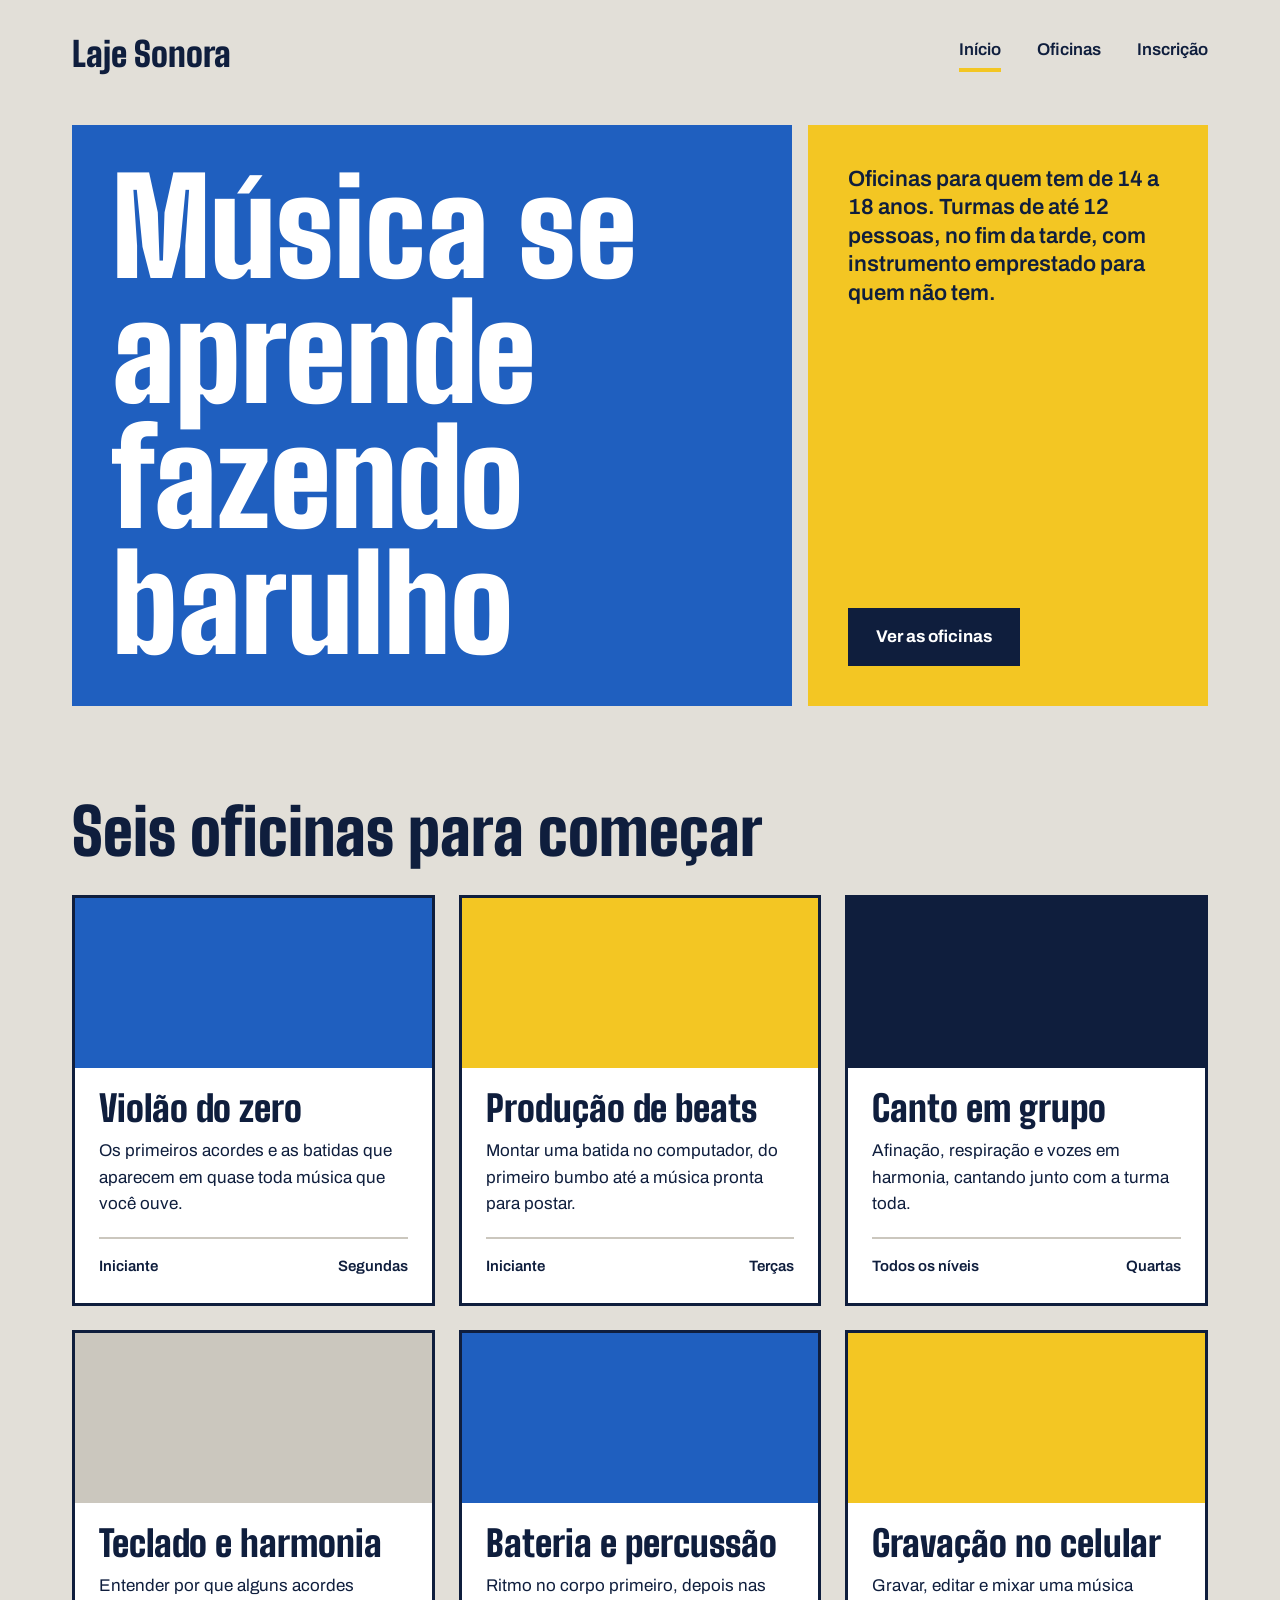
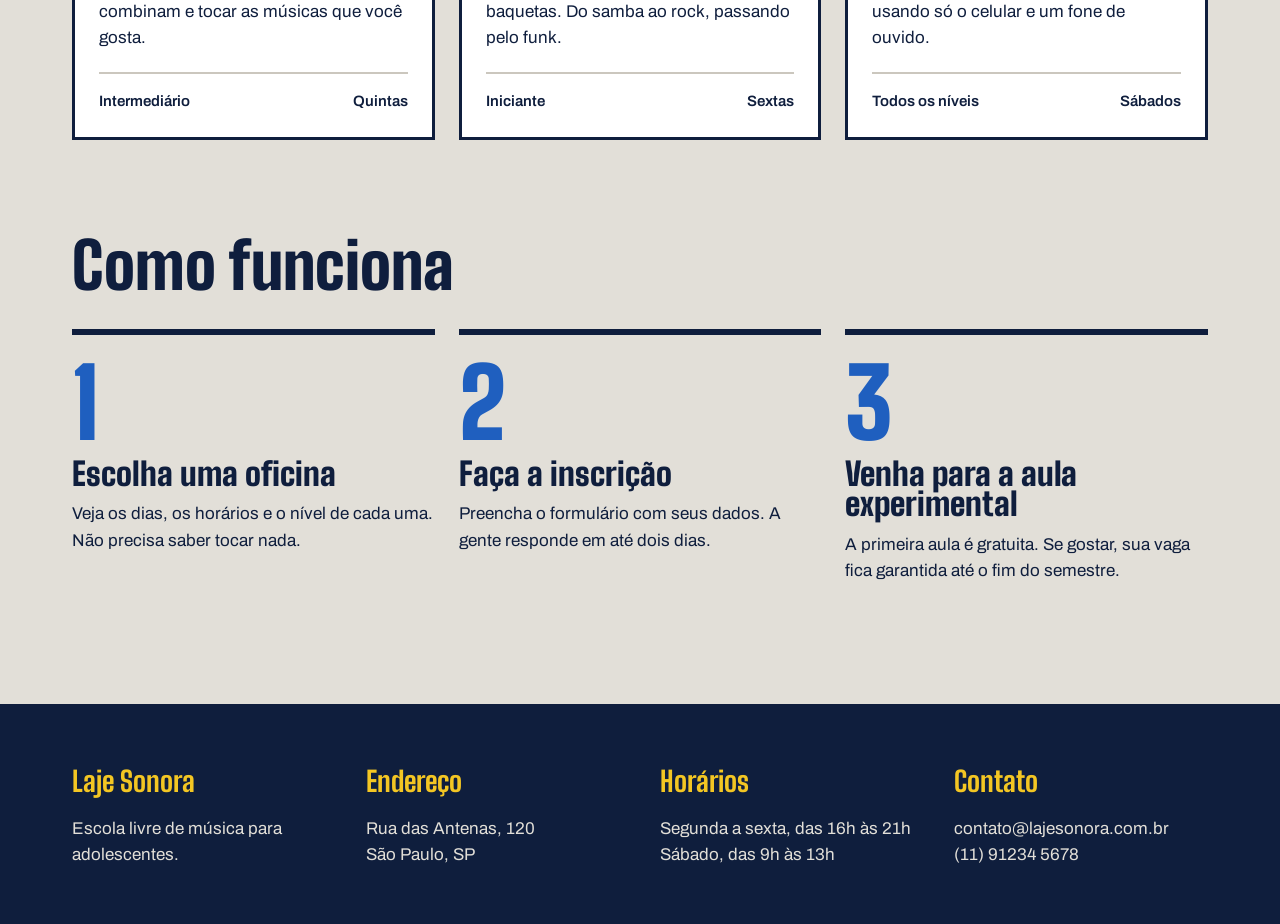
<file: index.html>
<!DOCTYPE html>
<html lang="pt-br">
<head>
    <meta charset="UTF-8">
    <link rel="stylesheet" href="./index.css">
    <meta name="viewport" content="width=device-width, initial-scale=1.0">
    <title>Laje Sonora | Início</title>
    <link rel="preconnect" href="https://fonts.googleapis.com">
<link rel="preconnect" href="https://fonts.gstatic.com" crossorigin>
<link href="https://fonts.googleapis.com/css2?family=Archivo:ital,wght@0,100..900;1,100..900&family=Big+Shoulders:opsz,wght@10..72,100..900&display=swap" rel="stylesheet">
<link rel="preconnect" href="https://fonts.googleapis.com">
<link rel="preconnect" href="https://fonts.gstatic.com" crossorigin>
<link href="https://fonts.googleapis.com/css2?family=Archivo:ital,wght@0,100..900;1,100..900&family=Big+Shoulders:opsz,wght@10..72,100..900&display=swap" rel="stylesheet">
</head>
<body>
    <header class="conteudo topo">
        <a href="index.html" class="logo">Laje Sonora</a>
        

        <nav class="menu">
            <a href="./index.html" class="Atual">Início</a>
            <a href="./oficinas.html">Oficinas</a>
            <a href="./inscricao.html">Inscrição</a>
        </nav>
    </header>
    
    <main>
        <section class="conteudo cartazes">
            <div class="cartaz cartaz-principal"> 
                <h1>Música se aprende fazendo barulho</h1>
            </div>

        

            <div class="cartaz cartaz-lateral">
                <p>Oficinas para quem tem de 14 a 18 anos. Turmas de até 12 pessoas, no fim da tarde, com instrumento emprestado para quem não tem.</p>
                <a href="" class="botao">Ver as oficinas</a>
            </div>
        </section>
        
        <section class="conteudo secao">
            <h2 class="titulo-secao">Seis oficinas para começar</h2>

            <div class="cards">
                <article class="card">
                    <div class="foto foto-azul"></div>
                    <div class="card-texto">
                        <h3>Violão do zero</h3>
                        <p>Os primeiros acordes e as batidas que aparecem em quase toda música que você ouve.</p>
                        <div class="card-info">
                            <span>Iniciante</span>
                            <span>Segundas</span>
                        </div>
                    </div>
                </article>
            
                <article class="card">
                    <div class="foto foto-amarela"></div>
                    <div class="card-texto">
                        <h3>Produção de beats</h3>
                        <p>Montar uma batida no computador, do primeiro bumbo até a música pronta para postar.</p>
                        <div class="card-info">
                            <span>Iniciante</span>
                            <span>Terças</span>
                        </div>
                    </div>
                </article>
            
                <article class="card">
                    <div class="foto foto-tinta"></div>
                    <div class="card-texto">
                        <h3>Canto em grupo</h3>
                        <p>Afinação, respiração e vozes em harmonia, cantando junto com a turma toda.</p>
                        <div class="card-info">
                            <span>Todos os níveis</span>
                            <span>Quartas</span>
                        </div>
                    </div>
                </article>
            
                <article class="card">
                    <div class="foto"></div>
                    <div class="card-texto">
                        <h3>Teclado e harmonia</h3>
                        <p>Entender por que alguns acordes combinam e tocar as músicas que você gosta.</p>
                        <div class="card-info">
                            <span>Intermediário</span>
                            <span>Quintas</span>
                        </div>
                    </div>
                </article>
            
                <article class="card">
                    <div class="foto foto-azul"></div>
                    <div class="card-texto">
                        <h3>Bateria e percussão</h3>
                        <p>Ritmo no corpo primeiro, depois nas baquetas. Do samba ao rock, passando pelo funk.</p>
                        <div class="card-info">
                            <span>Iniciante</span>
                            <span>Sextas</span>
                        </div>
                    </div>
                </article>
            
                <article class="card">
                    <div class="foto foto-amarela"></div>
                    <div class="card-texto">
                        <h3>Gravação no celular</h3>
                        <p>Gravar, editar e mixar uma música usando só o celular e um fone de ouvido.</p>
                        <div class="card-info">
                            <span>Todos os níveis</span>
                            <span>Sábados</span>
                        </div>
                    </div>
                </article>
            </div>
        </section>
        
        <section class="conteudo secao">
            <h2 class="titulo-secao">Como funciona</h2>

            <div class="passos">
                <div class="passo">
                 <p class="passo-numero">1</p>
                 <h3>Escolha uma oficina</h3>
                 <p>Veja os dias, os horários e o nível de cada uma. Não precisa saber tocar nada.</p>
                </div>
                <div class="passo">
                 <p class="passo-numero">2</p>
                 <h3>Faça a inscrição</h3>
                 <p>Preencha o formulário com seus dados. A gente responde em até dois dias.</p>
                </div>
                <div class="passo">
                 <p class="passo-numero">3</p>
                 <h3>Venha para a aula experimental</h3>
                 <p>A primeira aula é gratuita. Se gostar, sua vaga fica garantida até o fim do semestre.</p>
                </div>
            </div>

        </section>
    </main>

    <footer class="rodape">
        <div class="conteudo rodape-colunas">
            <div class="rodape-coluna">
                <h4>Laje Sonora</h4>
                <p>Escola livre de música para <br> adolescentes.</p>
            </div>
            <div class="rodape-coluna">
                <h4>Endereço</h4>
                <p>Rua das Antenas, 120 <br> São Paulo, SP</p>
            </div>
            <div class="rodape-coluna">
                <h4>Horários</h4>
                <p>Segunda a sexta, das 16h às 21h<br> Sábado, das 9h às 13h</p>
            </div>
            <div class="rodape-coluna">
                <h4>Contato</h4>
                <p>contato@lajesonora.com.br<br> (11) 91234 5678</p>
            </div>



        </div>
    </footer>
 
</body>
</html>
</file>
<file: index.css>
* {
    margin: 0;
    padding: 0;
    box-sizing: border-box;
}

:root {
    --concreto: #E2DFD8;
    --concreto-escuro: #CBC7BE;
    --tinta: #0F1E3D;
    --caixa-dagua: #1F5FBF;
    --fita: #F3C623;
    --branco: #FFFFFF;

    --fonte-cartaz: "Big Shoulders", "Arial Narrow", sans-serif;
    --fonte-texto: "Archivo", Arial, sans-serif;

}

body {
    background: var(--concreto);
    color: var(--tinta);
    font-family: var(--fonte-texto);
    font-size: 17px;
    line-height: 1.55;
}

a {
    color: inherit;
}

h1, h2, h3 {
    font-family: var(--fonte-cartaz);
    font-weight: 900;
    line-height: 0.95;
}

.conteudo {
    max-width: 1200px;
    margin-inline: auto;
    padding-inline: 32px;
}
.topo {
    padding-block: 28px;
    display: flex;
    justify-content: space-between;
    align-items: center;
}

.logo {
    font-family: var(--fonte-cartaz);
    font-size: 34px;
    font-weight: 900;
    text-decoration: none;
}

.menu {
    display: flex;
    gap: 36px;
}

.menu a {
    font-weight: 600;
    text-decoration: none;
    padding-bottom: 4px;
    border-bottom: 4px solid transparent;
}

.menu a:hover {
    border-bottom-color: var(--tinta);
}

.menu a.Atual {
    border-bottom-color: var(--fita);
}

.cartazes {
    margin-top: 16px;
    display: flex;
    gap: 16px;
}

.cartaz {
    padding: 40px;
}

.cartaz-principal {
    background-color: var(--caixa-dagua);
    color: var(--branco);
    flex: 2;
}

.cartaz-principal h1 {
    font-size: 132px;
    max-width: 9ch;
}

.cartaz-lateral {
    background-color: var(--fita);
    flex: 1;
    display: flex;
}

.cartaz-lateral {
    display: flex;
    flex-direction: column;
    justify-content: space-between;
    gap: 32px;
}

.cartaz-lateral p {
    font-size: 22px;
    font-weight: 600;
    line-height: 1.3;
}

.botao {
    background-color: var(--tinta);
    color: var(--branco);
    font-weight: 700;
    text-decoration: none;
    padding: 16px 28px;
    border: none;
}
.botao {
    font-family: var(--fonte-texto);
    font-size: 17px;
    cursor: pointer;
}

.botao:hover {
    background-color: var(--caixa-dagua);
}

.cartaz-lateral {
    align-items: flex-start;
}

.secao {
    margin-top: 96px;
}
.titulo-secao {
    font-size: 64px;
    margin-bottom: 32px;

}
.cards {
    display: flex;
    flex-wrap: wrap;
    gap: 24px;
}
.card {
    background-color: var(--branco);
    border: 3px solid var(--tinta);
    flex: 1 1 340px;
}
.card .foto {
    height: 170px;

}
.foto {
    background-color: var(--concreto-escuro);
}
.foto-azul {
    background-color: var(--caixa-dagua);
}
.foto-amarela {
    background-color: var(--fita);
}
.foto-tinta {
    background-color: var(--tinta);
}
.card-texto {
    padding: 24px;
}
.card h3 {
    font-size: 36px;
    margin-bottom: 12px;
}

.card-info {
    margin-top: 20px;
    padding-top: 16px;
    border-top: 2px solid var(--concreto-escuro);
    font-weight: 600;
    font-size: 15px;
    display: flex;
    justify-content: space-between;
}
.passos {
    display: flex;
    gap: 24px;
}
.passo {
    border-top: 6px solid var(--tinta);
    padding-top: 20px;
    flex: 1;
}
.passo-numero {
    font-family: var(--fonte-cartaz);
    font-size: 96px;
    font-weight: 900;
    line-height: 1;
    color: var(--caixa-dagua);
}
.passo h3 {
    font-size: 32px;
    margin-block: 8px 12px;
}
.rodape{
    margin-top: 120px;
    background-color: var(--tinta);
    color: var(--concreto);
    padding-block: 56px;
}
.rodape-colunas {
    display: flex;
    gap: 40px;
}
.rodape-coluna {
    flex: 1;

}
.rodape h4 {
    font-family: var(--fonte-cartaz);
    font-size: 28px;
    color: var(--fita);
    margin-bottom: 12px;
}
</file>
